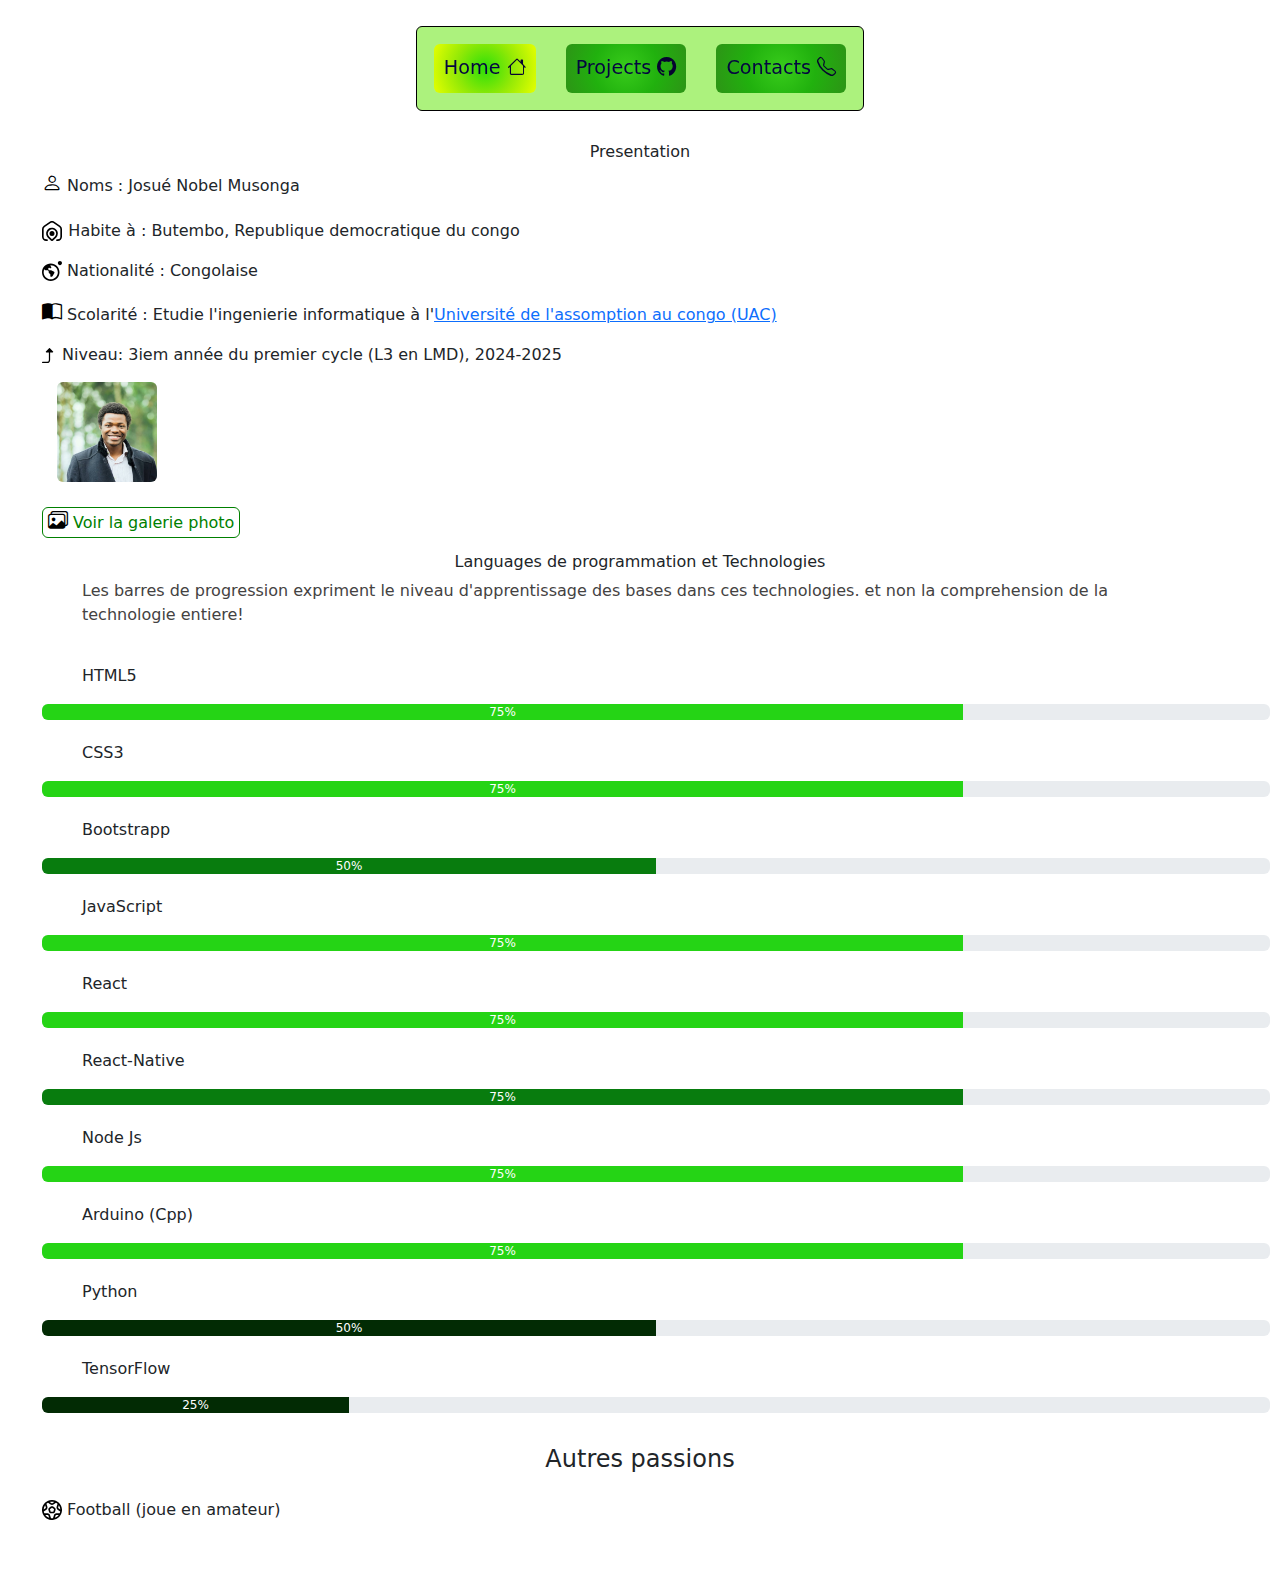
<file: index.html>
<!DOCTYPE html>
<html lang="en">
<head>
    <meta charset="UTF-8">
    <meta name="viewport" content="width=device-width, initial-scale=1.0">
    <title>Jo_Nobel</title>
    <link rel="stylesheet" href="./Assets/css/index.css">
    <link rel="stylesheet" href="./Assets/img/icons/font/bootstrap-icons.css">
    <link rel="stylesheet" href="./Assets/css/bootstrap.min.css">
    
</head>
<style>
  
   /* nav uac */
.divHeader{
margin-bottom: 15px;    
border: 1px solid black;
padding: 17px;
background-color: rgba(96, 230, 6, 0.521);
/* width: 100%; */
position: relative; 
 z-index: 2000 ;
}
.galerie{
    border: 0.4px solid green;
    padding: 5px;
    margin-bottom: 15px;
    color: green;
}
.imgFig .galerie :hover{
    color: rgb(10, 240, 2);
}
.imgV{
    margin-left: 15px;
}
</style>
<body>
    <div
    class="Homebody"
    >
    <div 
    
    class=" container-fluid  sticky-top">
        <header class=" d-flex flex-wrap  justify-content-center py-3 ">
          <ul class="nav nav-pill rounded divHeader">
            <li 
            id="activePage"
            class="nav-item activePage  rounded home"><a href="./index.html">
                Home
                <i class="bi bi-house"></i>
            </a></li>
            <li class=" nav-item  rounded project" ><a href="./Projects.html">Projects
                <i class="bi bi-github"></i>
            </a>
            
            </li>
            <li class="nav-item  rounded contact" ><a href="./contact.html">Contacts
                <i class="bi bi-telephone"></i>
            </a></li>
        </ul>
        </div>
    
    <div class=" cv">
            <div >
            <h6 style="text-align: center;" >Presentation</h6>
           
            <ul>
                
                <li> <i class="bi bi-person" width="200" height="200"></i> Noms : <span>Josué Nobel Musonga</span> </li>
                <li><i class="bi bi-" width="20" height="20">
                    <?xml version="1.0" encoding="UTF-8"?>
                    <svg xmlns="http://www.w3.org/2000/svg" id="Layer_1" data-name="Layer 1" viewBox="0 0 24 24" width="20" height="20"><path d="M24,9.724V19a5.006,5.006,0,0,1-5,5H18a1,1,0,0,1,0-2h1a3,3,0,0,0,3-3V9.724a3,3,0,0,0-1.322-2.487l-7-4.723a2.979,2.979,0,0,0-3.356,0l-7,4.723A3,3,0,0,0,2,9.724V19a3,3,0,0,0,3,3H6a1,1,0,0,1,0,2H5a5.006,5.006,0,0,1-5-5V9.724A4.993,4.993,0,0,1,2.2,5.579L9.2.855a4.981,4.981,0,0,1,5.594,0l7,4.724A5,5,0,0,1,24,9.724Zm-5,5.283a6.952,6.952,0,0,1-2.05,4.949l-3.515,3.438a2.063,2.063,0,0,1-2.87,0l-3.507-3.43A7,7,0,1,1,19,15.007Zm-2,0a5,5,0,1,0-8.536,3.535l3.5,3.422,3.58-3.43A4.958,4.958,0,0,0,17,15.007ZM15,15a3,3,0,1,1-3-3A3,3,0,0,1,15,15Z"/></svg>

                </i> Habite à : <span>Butembo, Republique democratique du congo</span></li>
                <li>
                    <?xml version="1.0" encoding="UTF-8"?>
                    <svg xmlns="http://www.w3.org/2000/svg" id="Layer_1" data-name="Layer 1" viewBox="0 0 24 24" width="20" height="20"><path d="m10.5,3C4.71,3,0,7.71,0,13.5s4.71,10.5,10.5,10.5,10.5-4.71,10.5-10.5S16.29,3,10.5,3Zm0,19c-4.687,0-8.5-3.813-8.5-8.5,0-1.328.306-2.586.852-3.707l.852.896c.189.198.451.311.725.311h2.181c.25,0,.489.099.666.276l.448.448c.177.177.276.416.276.666v.781c0,.53.211,1.039.586,1.414l1.138,1.138c.177.177.276.416.276.666v1.482c0,.623.505,1.128,1.128,1.128h.491c.413,0,.793-.226.99-.588l2.254-4.133c.239-.438.095-.985-.328-1.25l-3.05-1.726c-.318-.199-.685-.304-1.06-.304h-1.536c-.25,0-.489-.099-.666-.276l-.558-.558c-.368-.368-.368-.964,0-1.332l.354-.354c.287-.287.725-.358,1.087-.176l.786.393c.363.181.801.11,1.087-.176.306-.306.364-.78.142-1.151l-.82-1.366c-.185-.308-.179-.693.016-.995.001-.002.002-.004.004-.006.059-.001.119-.002.179-.002,4.687,0,8.5,3.813,8.5,8.5s-3.813,8.5-8.5,8.5ZM24,2.5c0,1.381-1.119,2.5-2.5,2.5s-2.5-1.119-2.5-2.5,1.119-2.5,2.5-2.5,2.5,1.119,2.5,2.5Z"/></svg>
                    Nationalité : <span>Congolaise</span></li>
                <li><i class="bi bi-book-half"></i> Scolarité : <span>Etudie l'ingenierie informatique à l'<a href="https://www.uaconline.edu.cd/">Université de l'assomption au congo (UAC)</a></span>
                <li>
                    <?xml version="1.0" encoding="UTF-8"?>
                    <svg xmlns="http://www.w3.org/2000/svg" id="arrow-circle-down" viewBox="0 0 24 24" width="15" height="15"><path d="M17.087,7H13V19a5.006,5.006,0,0,1-5,5H1a1,1,0,0,1,0-2H8a3,3,0,0,0,3-3V7H6.913a.924.924,0,0,1-.644-1.575L11.356.27a.9.9,0,0,1,1.288,0l5.087,5.155A.924.924,0,0,1,17.087,7Z"/></svg>

                    Niveau: 3iem année du premier cycle (L3 en LMD), 2024-2025</li>  
                </li>
                <li class="imgFig">      
                    <figure >                       
                      <img class="rounded imgV" width="100" height="100" src="./Assets/img/1729892320275-IMG-20240927-WA0237~2.jpg" alt="">
                    <figcaption>   
                      <br>
                        <a href="./MyPictures.html" class="rounded galerie" style=" text-decoration: none;">
                          <i class="bi bi-images"></i>
                          Voir la galerie photo</a>
                    </figcaption>
                    </figure>  
              </li>
            </ul>
            </div>
            <div>
                <h6 style="text-align: center;">
                    Languages de programmation et Technologies
                </h6>
                <div class="container">
                    <p style="color: rgb(68, 66, 66);">
                        Les barres de progression expriment le niveau d'apprentissage des bases dans ces technologies.
                        et non la comprehension de la technologie entiere!
                    </p>
                </div>
                <div  class="   py-3 ">
                <ul class=" Tech">
                    <li>
                        <i class="bi bi-"></i> HTML5
                    </li>
                    <div class="progress mb-3" role="progressbar" aria-label="success  with label" aria-valuenow="75" aria-valuemin="0" aria-valuemax="100">
                        <div class="progress-bar  w-75"
                        style="background-color: rgb(37, 212, 21);"
                        >75%</div>
                      </div>
                    <li>
                        <i class="bi bi-"></i>  CSS3
                    </li>
                    <div class="progress mb-3" role="progressbar" aria-label="success  with label" aria-valuenow="75" aria-valuemin="0" aria-valuemax="100">
                        <div class="progress-bar  w-75"
                        style="background-color: rgb(37, 212, 21);"
                        >75%</div>
                      </div>
                    <li>
                        <i class="bi bi-"></i> Bootstrapp
                    </li>
                        <div class="progress mb-3" role="progressbar" aria-label="Success  with label" aria-valuenow="50" aria-valuemin="0" aria-valuemax="100">
                            <div class="progress-bar w-50"
                            style="background-color: rgb(8, 124, 14);"
                            >50%</div>
                        </div>
                    <li>
                        <i class="bi bi-"></i> JavaScript
                    </li>
                    <div class="progress mb-3" role="progressbar" aria-label="Success  with label" aria-valuenow="75" aria-valuemin="0" aria-valuemax="100">
                        <div class="progress-bar w-75"
                        style="background-color: rgb(37, 212, 21);"
                        >75%</div>
                    </div>
                    <li>
                        <i class="bi bi-"></i> React
                    </li>
                    <div class="progress mb-3" role="progressbar" aria-label="Success  with label" aria-valuenow="75" aria-valuemin="0" aria-valuemax="100">
                        <div class="progress-bar w-75"
                        style="background-color: rgb(37, 212, 21);"
                        >75%</div>
                    </div>
                    <li>
                        <i class="bi bi-"></i> React-Native
                    </li>
                    <div class="progress mb-3" role="progressbar"aria-label="Success  with label" aria-valuenow="75" aria-valuemin="0" aria-valuemax="100">
                        <div class="progress-bar  w-75"
                        style="background-color: rgb(8, 124, 14);"
                        >75%</div>
                    </div>
                    <li>
                        <i class="bi bi-"></i> Node Js
                    </li>
                    <div class="progress mb-3" role="progressbar" aria-label="Success  with label" aria-valuenow="75" aria-valuemin="0" aria-valuemax="100">
                        <div class="progress-bar  w-75"
                        style="background-color: rgb(37, 212, 21);"
                        >75%</div>
                    </div>
                    <li>
                        <i class="bi bi-"></i> Arduino (Cpp)
                    </li>
                    <div class="progress mb-3" role="progressbar" aria-label="Success  with label" aria-valuenow="75" aria-valuemin="0" aria-valuemax="100">
                        <div class="progress-bar  w-75"
                        style="background-color: rgb(37, 212, 21);"
                        >75%</div>
                    </div>
                    <li>
                        <i class="bi bi-"></i> Python
                    </li>
                    <div class="progress mb-3" role="progressbar" aria-label="Success  with label" aria-valuenow="50" aria-valuemin="0" aria-valuemax="100">
                        <div class="progress-bar  w-50"
                        style="background-color: rgb(2, 43, 4);"
                        >50%</div>
                    </div>
                    <li>
                        <i class="bi bi-"></i> TensorFlow
                    </li>
                    <div class="progress mb-3" role="progressbar" aria-label="Success  with label" aria-valuenow="25" aria-valuemin="0" aria-valuemax="100">
                        <div class="progress-bar  w-25"
                        style="background-color: rgb(2, 43, 4);"
                        >25%</div>
                    </div>
                </ul>
            </div>
        </div>
            <h4
            style="text-align: center;"
            >Autres passions</h4>
            <ul class=" d-flex flex-wrap   py-3 ">
                <li
                style="margin-right: 40px;"
                > 
                        <?xml version="1.0" encoding="UTF-8"?>
                        <!-- Generator: Adobe Illustrator 25.0.0, SVG Export Plug-In . SVG Version: 6.00 Build 0)  -->
                        <svg xmlns="http://www.w3.org/2000/svg" xmlns:xlink="http://www.w3.org/1999/xlink" version="1.1" id="Layer_1" x="0px" y="0px" viewBox="0 0 512 512" style="enable-background:new 0 0 512 512;" xml:space="preserve" width="20" height="20">
                        <g>
                            <path d="M256.07-0.047C114.467-0.047-0.326,114.746-0.326,256.349S114.467,512.744,256.07,512.744s256.395-114.792,256.395-256.395   S397.673-0.047,256.07-0.047z M414.976,188.544l16.555-53.525c22.308,32.335,35.196,70.23,37.227,109.461l-45.696-32.192   C415.507,206.961,412.242,197.375,414.976,188.544z M311.467,50.197h-0.171l-42.667,31.061c-7.479,5.437-17.609,5.437-25.088,0   l-42.667-31.061C237.055,40.157,275.286,40.157,311.467,50.197z M80.469,135.04l16.555,53.504   c2.734,8.831-0.531,18.417-8.085,23.744L43.243,244.48C45.274,205.256,58.162,167.367,80.469,135.04z M85.483,383.659l58.603,0.192   c9.251,0.019,17.436,5.998,20.267,14.805l18.432,57.451C144.042,441.847,110.25,416.687,85.483,383.659z M329.237,456.107   L329.237,456.107L329.237,456.107L329.237,456.107l18.411-57.451c2.828-8.8,11.002-14.777,20.245-14.805l58.624-0.192   C401.763,416.691,367.977,441.852,329.237,456.107z M451.605,340.907l-83.84,0.277c-27.759,0.036-52.312,18.009-60.736,44.459   l-26.347,82.133c-16.39,2.077-32.976,2.077-49.365,0v0l-26.347-82.155c-8.434-26.449-32.996-44.413-60.757-44.437l-83.819-0.256   c-6.451-14.883-11.168-30.46-14.059-46.421l67.179-47.339c22.708-15.938,32.521-44.72,24.277-71.211l-24.213-78.336   c12.236-11.119,25.724-20.777,40.192-28.779l64.597,46.933c22.422,16.358,52.842,16.358,75.264,0l64.597-46.933   c14.465,8.007,27.952,17.664,40.192,28.779l-24.213,78.336c-8.243,26.49,1.569,55.272,24.277,71.211l67.179,47.339   C462.775,310.462,458.057,326.031,451.605,340.907z"/>
                            <path d="M328.235,196.779l-40.896-29.696c-18.669-13.632-44.009-13.632-62.677,0l-40.896,29.696   c-18.777,13.567-26.612,37.728-19.371,59.733l15.616,48.064c7.137,21.957,27.621,36.805,50.709,36.757h50.56   c23.111,0.002,43.594-14.882,50.731-36.864l15.595-48.064C354.802,234.432,346.971,210.327,328.235,196.779z M307.029,243.221   l-15.595,48.064c-1.425,4.403-5.527,7.384-10.155,7.381h-50.56c-4.62-0.006-8.71-2.986-10.133-7.381L204.971,243.2   c-1.437-4.403,0.132-9.23,3.883-11.947l40.875-29.653c3.74-2.718,8.805-2.718,12.544,0l40.896,29.696   C306.901,234.016,308.46,238.829,307.029,243.221z"/>
                        </g>
                        </svg>
                
                </i> Football (joue en amateur) </li> 
                </li>
            </ul>
            </div>
    </div>
</div>
</body>
<script src="./Assets/js/index.js"></script>
<script src="./Assets/js/bootstrap.min.js"></script>
</html>
</file>
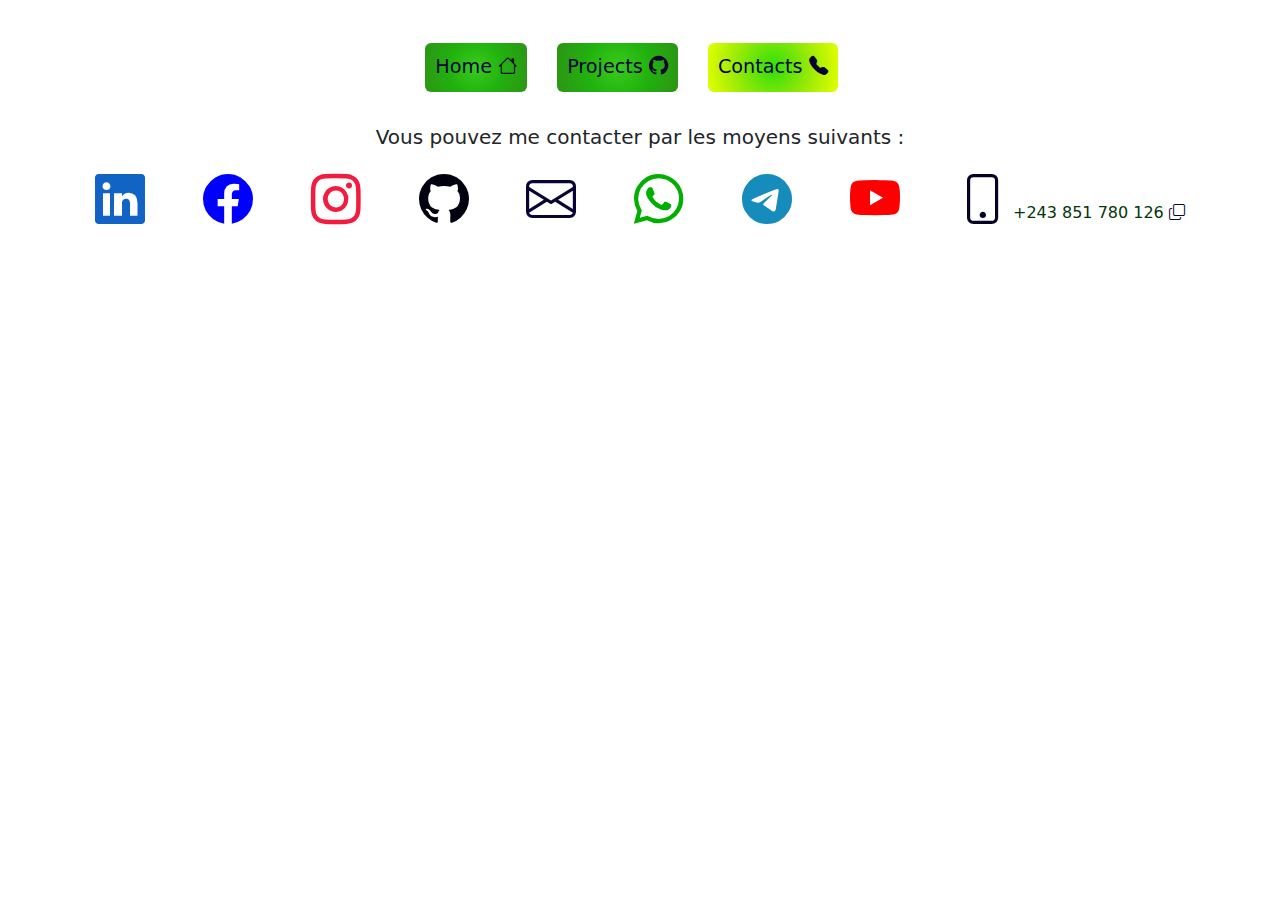
<file: contact.html>
<!DOCTYPE html>
<html lang="en">
<head>
    <meta charset="UTF-8">
    <meta name="viewport" content="width=device-width, initial-scale=1.0">
    <title>Contacts</title>
    <link rel="stylesheet" href="./Assets/css/index.css">
    <link rel="stylesheet" href="./Assets/img/icons/font/bootstrap-icons.css">
    <link rel="stylesheet" href="./Assets/css/bootstrap.min.css">
    <script src="./Assets/js/preference.js"></script>
    <!-- Google tag (gtag.js) -->
    <script async src="https://www.googletagmanager.com/gtag/js?id=G-6M1JDYTQ2X"></script>
    <script>
      window.dataLayer = window.dataLayer || [];
      function gtag(){dataLayer.push(arguments);}
      gtag('js', new Date());

      gtag('config', 'G-6M1JDYTQ2X');
    </script>
</head>
<script src="./Assets/js/preference.js"></script>
<style>
.social-media i{
    font-size: 50px;
    color: rgb(9, 4, 54);
}
</style>
<body>
    <div 
    
    class=" container-fluid  sticky-top">
        <header class=" d-flex flex-wrap  justify-content-center py-3 ">
          <ul class="nav nav-pill rounded divHeader">
            <li 
            
            class="nav-item  rounded home"><a href="./index.html">
              <span>Home</span>
                <i class="bi bi-house"></i>
            </a></li>
            <li class=" nav-item  rounded project" ><a href="./Projects.html">
              <span>Projects</span>
                <i class="bi bi-github"></i>
            </a>
            
            </li>
            <li class="nav-item  rounded contact" 
            id="activePage"
            ><a href="./contact.html">
              <span>Contacts</span>
                <i class="bi bi-telephone-fill"></i>
            </a></li>
        </ul>
        </div>

        <div>
            <div class="container">  
                <h5 class="title"
                style="text-align:center"
                > Vous pouvez me contacter par les moyens suivants :</h5>   
                <div class="social-media d-flex flex-wrap"
                    style="justify-content: space-between;"
                >  
                  <a class="btn btn-link" href="https://www.linkedin.com/in/jonobel-musonga-4380ba339?trk=contact/" target="_blank">  
                    <i style="color: rgb(17, 100, 196);" class="bi bi-linkedin "></i>  
                      
                  </a>    
                  <a class="btn btn-link" href="https://www.facebook.com/JosueNobel" target="_blank">  
                    <i style="color: blue;" class="bi bi-facebook "></i>  
                      
                  </a>  
                  <a class="btn btn-link" href="https://www.instagram.com/jonobel" target="_blank">  
                    <i style="color: rgb(243, 28, 64);" class="bi bi-instagram "></i>  
                      
                  </a>  
                  <a class="btn btn-link" href="https://www.github.com/I-Am-Nobel" target="_blank">  
                    <i style="color: rgb(0, 0, 14);" class="bi bi-github "></i>  
                      
                  </a>  
                  <a class="btn btn-link" href="mailto:jonobelmusonga@gmail.com">  
                    <i class="bi bi-envelope "></i>  
                      
                  </a>   
                  <a class="btn btn-link" href="https://wa.me/+243851780126" target="_blank">  
                    <i style="color: rgb(0, 175, 0);" class="bi bi-whatsapp "></i>  
                      
                  </a>  
                  <a class="btn btn-link" href="https://t.me/JO_NOBEL" target="_blank">  
                    <i style="color: rgb(21, 140, 187);" class="bi bi-telegram "></i>  
                      
                  </a> 
                  <a class="btn btn-link" href="https://youtube.com/@jo_nobel?si=ChE9roMf79LwP_r1" target="_blank">  
                    <i style="color: red;" class="bi bi-youtube "></i>  
                      
                  </a> 
                  <div class="btn btn-link "
                  style="text-decoration: none; font-size: medium;color: rgb(4, 54, 8);;"
                  > 
                    <i class="bi bi-phone "
                    style="color: rgb(5, 2, 39);"
                    ></i>
                    <small id="number" value="+243 851 780 126" style="font-size: medium;">+243 851 780 126</small>  
                    <i id="copy" class="bi bi-copy " style="font-size: medium;"
                    
                    ></i>  
                      <small id="copier" style="color: rgb(4, 54, 8); font-size: medium; display: none;">Copié</small>
                </div>  
                </div>  
              </div>  
        </div>
        <script>
            function copierTexte(texte) {  
                        const input = document.createElement('textarea');  
                        input.value = texte;  
                        document.body.appendChild(input);  
                        input.select();  
                        document.execCommand('copy');  
                        document.body.removeChild(input);  
                }
            const number=document.getElementById('copy')
            number.addEventListener('click',()=>{
                const num =document.getElementById('number')
                copierTexte(num.getAttribute('value'))
                const copier = document.getElementById('copier')
                copier.style.display='inline-block'
                setTimeout(() => {
                    copier.style.display='none'
                }, 2000);

            })
        </script>
</body>
</html>
</file>
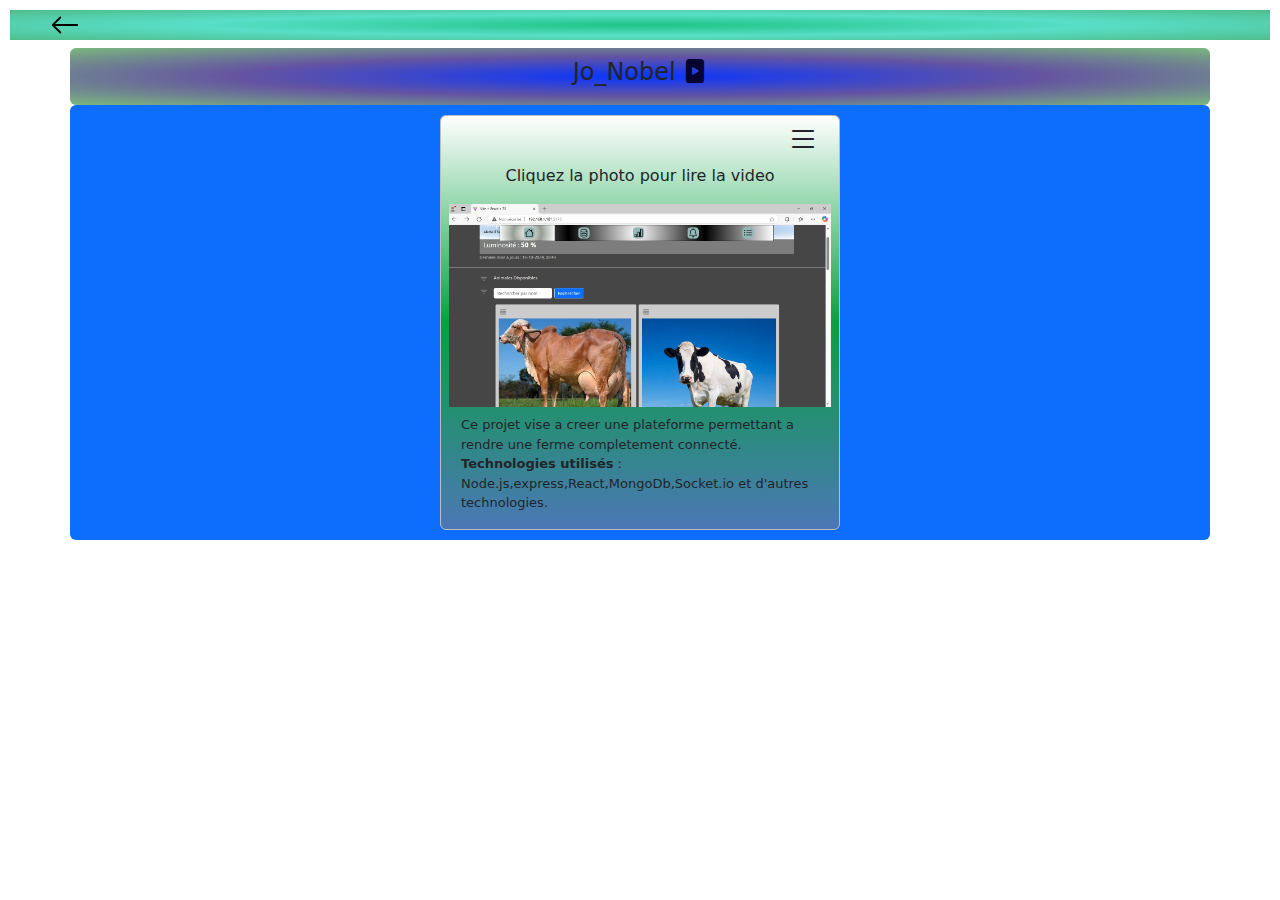
<file: LectureVideo.html>
<!DOCTYPE html>
<html lang="en">
<head>
    <meta charset="UTF-8">
    <meta name="viewport" content="width=device-width, initial-scale=1.0">
    <title>Projet</title>
    <link rel="stylesheet" href="./Assets/css/index.css">
    <link rel="stylesheet" href="./Assets/img/icons/font/bootstrap-icons.css">
    <link rel="stylesheet" href="./Assets/css/bootstrap.min.css">
</head>
<style>
    .dwn{
        justify-content: space-between;
    }
    .vid-parent{
       max-width: 400px;
       max-height: 420px;
        border: 0.2px solid #bebdbd;
        margin: 10px;
        /* display: flex; */
        justify-content: center;
        /* background-color: 'red'; */
    }
    .vid{
        width: 100%;
       max-height: 400px;
    }
    .dlwdPic :hover{
        color: blue;
        cursor: pointer;
    }
    @media (max-width:527px) {
        .vid-parent{
        max-width:100% ;
        height: auto;
        background-color: #c6db09;
        margin-top: 10px;
    }
}
    @media (max-width:430px) {
        .vid-parent{
        max-width:290px ;
        height: auto;
        background-color: #c6db09;
        margin-top: 10px;
    } }
    @media (max-width:314px) {
        .vid-parent{
        max-width:240px ;
        height: auto;
        background-color: #c6db09;
        margin-top: 10px;
    }

}
</style>
<body>
    
    <div class="MainDiv sticky-top  d-flex"
    style=" width: 100%;
  background: radial-gradient(ellipse,rgb(31, 196, 133),#37d8bdd5,#3eb67ee8);        
   ">
  
       <img class="GoBack" 
       style="margin-left: 40px;"
       src="Assets\img\icons\arrow-left.svg" width="30" alt="">
       
   </div> 

   <div class="mt-2 rounded container d-flex flex-wrap bg-primary justify-content-center"
   style="  background: radial-gradient(ellipse,#0408ff8e,#fc27015d,#e6ff0281);"
   >
   <div class="" style="width: 100%; padding-top: 10px; padding-bottom: 10px;">
       <h4 style="text-align: center;" >Jo_Nobel <i class="bi bi-file-play-fill"></i> </h4>
   </div>
    </div>
    <div class="Videos rounded container d-flex flex-wrap bg-primary justify-content-center">
        <div></div>

    </div>
</body>

<script>
    const Mypic = [  
    {  
        ImgSrc: './Assets/img/projets/Nobel_s_Project_Connected_Farm.png',  
        Legend: 'Ce projet vise a creer une plateforme permettant a rendre une ferme completement connecté. <br> <span style="font-weight:bold">Technologies utilisés</span> : Node.js,express,React,MongoDb,Socket.io et d\'autres technologies.',
        VidSrc: './Assets/Videos/FermeConnecté.mp4',  
        ZipVidSrc:'./Assets/FichiersZip/ProjetFermeConnecté_By_Nobel.rar',
        ViewVid:'./Video.html'
    }
];  

Mypic.forEach((img, indx) => {  
    const imgBoucle = document.createElement("div");  
    imgBoucle.innerHTML = `  
        
        <div  class="vid-parent  rounded px-2 "  
            style="background: linear-gradient(#fff,#05b105c4,#7e7e7e8e);">  
            <div class="container d-flex flex-wrap justify-content-space-between rounded-top dwn">  
                <p>
                </p>
                <i style="cursor: pointer;" class="OpenDwn bi bi-list fs-2 text-dark"></i>  
            </div>  

            <div class="DownloadMenu container   rounded dlwn"  
                style="display: none; background-color:#ccc">  
                <div class="DownloadVid dlwdPic d-flex"> <i class="bi bi-download"></i>  <i class="bi bi-file-play"></i> <p style="margin-left: 10px;">Telecharger Video</p></div>  
                <div class="DownloadZip dlwdPic d-flex"> <i class="bi bi-download"></i>  <i class="bi bi-file-zip"></i> <p style="margin-left: 10px;">Telecharger video compressé</p></div> 
            </div> 
            <p
            style="text-align:center"
            >Cliquez la photo pour lire la video</p> 
            <div
            class=' justify-content-center d-flex'
            >  
            
            <a href=${img.ViewVid}>
                <img class="vid img-fluid " src="${img.ImgSrc}" alt="">  
            </a>  
            </div> 
            <div>  
                    <div class="container d-flex flex-wrap text-dark mt-2">  
                        
                        <p class="msi-2" style="font-size: small;">${img.Legend}</p>  
                    </div>  
                </div>   
        </div>  
    `;  

    const imgParent = document.querySelector('.Videos');  
    imgParent.appendChild(imgBoucle);  

    const openDwn = imgBoucle.querySelector('.OpenDwn');  
    openDwn.addEventListener('click', () => {  
        const downloadMenu = imgBoucle.querySelector('.DownloadMenu');  
        downloadMenu.style.display == 'block' ? downloadMenu.style.display = 'none' : downloadMenu.style.display = 'block';  
    });  

    const DownloadVid = imgBoucle.querySelector('.DownloadVid'); 

    if (DownloadVid){
    DownloadVid.addEventListener('click', () => {  
        const link = document.createElement('a');    
        link.href = img.VidSrc;  
        link.download = img.VidSrc.split('/').pop();  
        link.click(); 
        const openDwn = imgBoucle.querySelector('.OpenDwn');
        openDwn.click() 
    }); 
    } 
     const downloadZip = imgBoucle.querySelector('.DownloadZip');  
    if (downloadZip){
    downloadZip.addEventListener('click', () => {  
        const link = document.createElement('a');  
        link.href =img.ZipVidSrc;  
        link.download = img.ZipVidSrc.split('/').pop();  
        link.click();  
        const openDwn = imgBoucle.querySelector('.OpenDwn');
        openDwn.click()
    }); 
    } 
});  



    const GoBack = document.querySelector('.GoBack');  
    GoBack.addEventListener('click', () => {  
    window.history.back()  
}); 
</script>
</html>
</file>
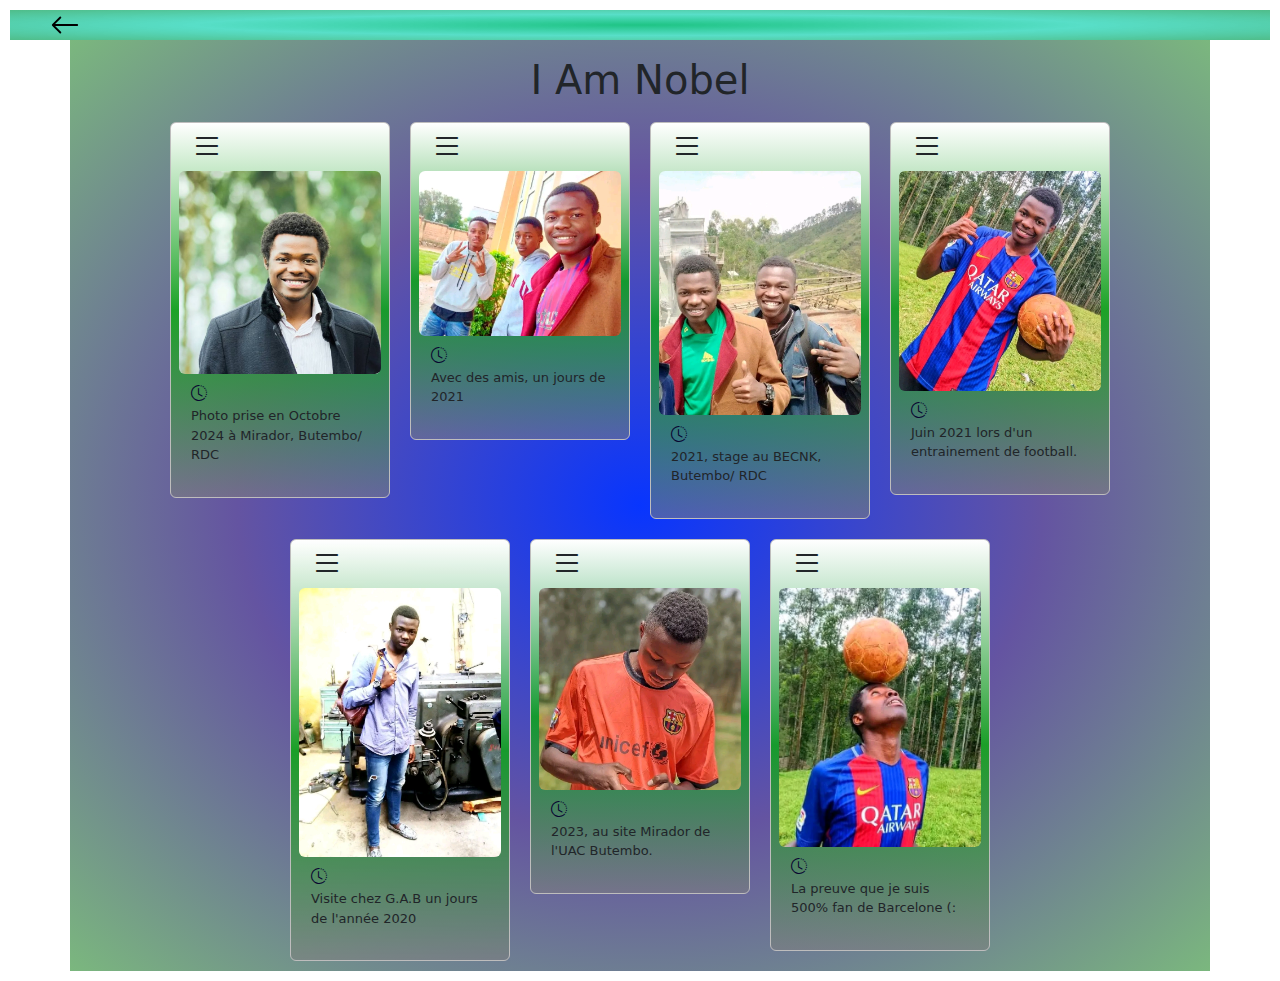
<file: MyPictures.html>
<!DOCTYPE html>
<html lang="en">
<head>
    <meta charset="UTF-8">
    <meta name="viewport" content="width=device-width, initial-scale=1.0">
    <title>profil picture</title>
    <link rel="stylesheet" href="./Assets/css/index.css">
    <link rel="stylesheet" href="./Assets/img/icons/font/bootstrap-icons.css">
    <link rel="stylesheet" href="./Assets/css/bootstrap.min.css">
</head>
<style>
    .dwn{
        justify-content: space-between;
    }
    .img-parent{
       max-width: 220px;
        border: 0.2px solid #bebdbd;
        margin: 10px;
    }
    .dlwdPic :hover{
        color: blue;
        cursor: pointer;
    }
    @media (max-width:527px) {
    .img-parent{
        max-width:100% ;
        background-color: #c6db09;
    }

}
</style>

<body>
    <div class="MainDiv sticky-top  d-flex"
             style=" width: 100%;
           background: radial-gradient(ellipse,rgb(31, 196, 133),#37d8bdd5,#3eb67ee8);        
            ">
                <!-- <i 
                style="font-size: xx-large;"
                class="bi bi-arrow-left fs-6"></i> -->
                <img class="GoBack" 
                style="margin-left: 40px;"
                src="Assets\img\icons\arrow-left.svg" width="30" alt="">
                
            </div> 
    
            <div class="container d-flex flex-wrap bg-primary justify-content-center"
            style="  background: radial-gradient(ellipse,#0408ff8e,#fc27015d,#e6ff0281);"
            >
            <div style="width: 100%;">
                <h1 style="text-align: center;" class="mt-3">I Am Nobel</h1>
            </div>
                <!--  -->
                
              
              <!-- FIN -->
              
    </div>
    <script>
        
       // Liste des proprietés  
const Mypic = [  
    {  
        ImgSrc: './Assets/img/1729892320275-IMG-20240927-WA0237~2.jpg',  
        Legend: 'Photo prise en Octobre 2024 à Mirador, Butembo/ RDC'  
    },  
    {  
        ImgSrc: 'Assets/img/1731710610273.jpg',  
        Legend: 'Avec des amis, un jours de 2021'  
    },  
    {  
        ImgSrc: './Assets/img/1731710653487.jpg',  
        Legend: '2021, stage au BECNK, Butembo/ RDC'  
    },  
    {  
        ImgSrc: 'Assets/img/1731710556692.jpg',  
        Legend: "Juin 2021 lors d'un entrainement de football."  
    },  
    {  
        ImgSrc: 'Assets/img/1731710804208.jpg',  
        Legend: "Visite chez G.A.B un jours de l'année 2020"  
    },  
    {  
        ImgSrc: 'Assets/img/1731710896512.jpg',  
        Legend: "2023, au site Mirador de l'UAC Butembo."  
    },  
    {  
        ImgSrc: 'Assets/img/1731710908457.jpg',  
        Legend: 'La preuve que je suis 500% fan de Barcelone (:'  
    }  
];  

Mypic.forEach((img, indx) => {  
    const imgBoucle = document.createElement("div");  
    imgBoucle.innerHTML = `  
        
        <div class="img-parent rounded px-2"  
            style="background: linear-gradient(#fff,#05b105c4,#7e7e7e8e);">  
            <div class="container d-flex flex-wrap rounded-top dwn">  
                <i style="cursor: pointer;" class="OpenDwn bi bi-list fs-2 text-dark"></i>  
            </div>  

            <div class="DownloadMenu container   flex-wrap rounded-top dlwn"  
                style="display: none;">  
                <div class="DownloadPic dlwdPic d-flex"> <i class="bi bi-download"></i> <p style="margin-left: 10px;">Telecharger la photo</p></div>  
            </div>  
            <figure>  
                <img class="img-fluid rounded" src="${img.ImgSrc}" alt="">  
                <figcaption>  
                    <div class="container d-flex flex-wrap text-dark mt-2">  
                        <i class="bi bi-clock-history fs-6"></i> <br>
                        <p class="msi-2" style="font-size: small;">${img.Legend}</p>  
                    </div>  
                </figcaption>  
            </figure>  
        </div>  
    `;  

    const imgParent = document.querySelector('.container');  
    imgParent.appendChild(imgBoucle);  

    const openDwn = imgBoucle.querySelector('.OpenDwn');  
    openDwn.addEventListener('click', () => {  
        const downloadMenu = imgBoucle.querySelector('.DownloadMenu');  
        downloadMenu.style.display == 'flex' ? downloadMenu.style.display = 'none' : downloadMenu.style.display = 'flex';  
    });  

    const downloadPic = imgBoucle.querySelector('.DownloadPic');  
    downloadPic.addEventListener('click', () => {  
        const link = document.createElement('a');  
        const pic = imgBoucle.querySelector('img');  
        link.href = pic.src;  
        link.download = img.ImgSrc.split('/').pop();  
        link.click();  
    });  
});  

const GoBack = document.querySelector('.GoBack');  
GoBack.addEventListener('click', () => {  
    window.history.back()  
});    </script>
</body>

</html>
</file>
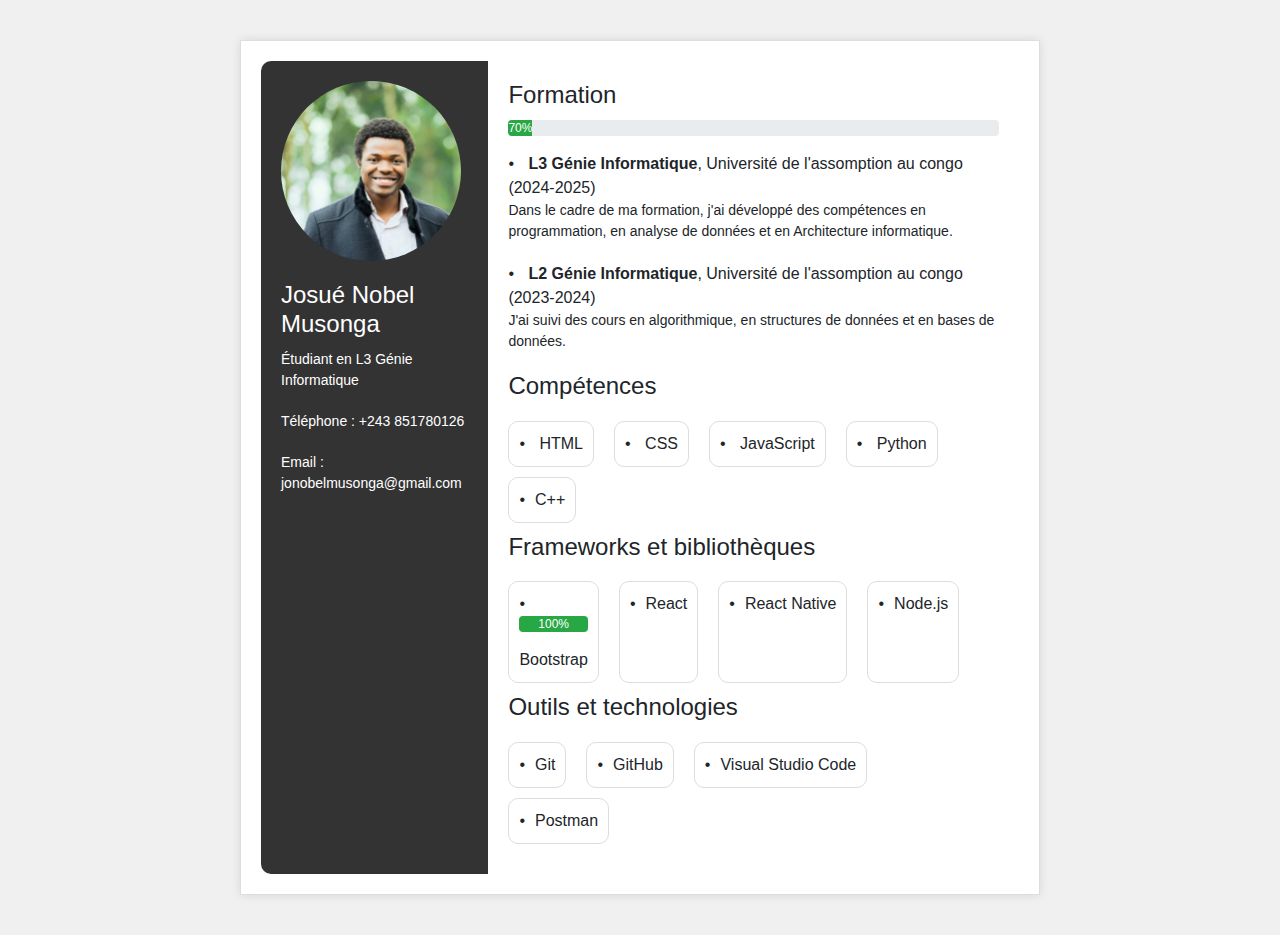
<file: notes.html>
<!DOCTYPE html>  
<html lang="fr">  
<head>  
    <meta charset="UTF-8">  
    <meta name="viewport" content="width=device-width, initial-scale=1.0">  
    <title>CV Josué Nobel Musonga</title>  
    <link rel="stylesheet" href="https://maxcdn.bootstrapcdn.com/bootstrap/4.0.0/css/bootstrap.min.css">  
    <!-- Google tag (gtag.js) -->
    <script async src="https://www.googletagmanager.com/gtag/js?id=G-6M1JDYTQ2X"></script>
    <script>
    window.dataLayer = window.dataLayer || [];
    function gtag(){dataLayer.push(arguments);}
    gtag('js', new Date());

    gtag('config', 'G-6M1JDYTQ2X');
    </script>
    <style>  
        body {  
            font-family: Arial, sans-serif;  
            margin: 0;  
            padding: 0;  
            background-color: #f0f0f0;  
        }  
        .container {  
            max-width: 800px;  
            margin: 40px auto;  
            background-color: #fff;  
            padding: 20px;  
            border: 1px solid #ddd;  
            box-shadow: 0 0 10px rgba(0,0,0,0.1);  
        }  
        .cv {  
            display: flex;  
            flex-wrap: wrap;  
            justify-content: space-around;  
        }  
        .cv .profile {  
            width: 30%;  
            padding: 20px;  
            background-color: #333;  
            color: #fff;  
            border-radius: 10px 0 0 10px;  
        }  
        .cv .profile img {  
            width: 100%;  
            height: 150px;  
            object-fit: cover;  
            border-radius: 50%;  
            margin-bottom: 20px;  
        }  
        .cv .profile h1 {  
            font-size: 24px;  
            margin-bottom: 10px;  
        }  
        .cv .profile p {  
            font-size: 14px;  
            margin-bottom: 20px;  
        }  
        .cv .content {  
            width: 70%;  
            padding: 20px;  
        }  
        .cv .content h2 {  
            font-size: 24px;  
            margin-bottom: 10px;  
        }  
        .cv .content p {  
            font-size: 14px;  
            margin-bottom: 20px;  
        }  
        .cv .content ul {  
            list-style: none;  
            padding: 0;  
            margin: 0;  
        }  
        .cv .content ul li {  
            margin-bottom: 10px;  
        }  
        .cv .content ul li::before {  
            content: "\2022";  
            font-size: 16px;  
            margin-right: 10px;  
        }  
        .cv .skills {  
            margin-top: 20px;  
        }  
        .cv .skills ul {  
            list-style: none;  
            padding: 0;  
            margin: 0;  
            display: flex;  
            flex-wrap: wrap;  
        }  
        .cv .skills ul li {  
            margin-right: 20px;  
            padding: 10px;  
            border: 1px solid #ddd;  
            border-radius: 10px;  
        }  
    </style>  
</head>  
<body>  
    <div class="container">  
        <div class="cv">  
            <div class="profile">  
                <img 
                style="width: 180px; height: 180px;"
                class="rounded-circle" src="1729892320275-IMG-20240927-WA0237~2.jpg" alt="Photo de profil">  
                <h1>Josué Nobel Musonga</h1>  
                <p>Étudiant en L3 Génie Informatique</p>  
                <!-- <p>Adresse : 123 Rue de la République, 75001 Paris</p>   -->
                <p>Téléphone : +243 851780126</p>  
                <p>Email : jonobelmusonga@gmail.com</p>  
            </div>  
            <div class="content">  
                <h2>Formation</h2>  
                <ul>  
                    <div class="progress mb-3" role="progressbar" aria-label="Success example with label" aria-valuenow="70" aria-valuemin="0" aria-valuemax="100">
                        <div class="progress-bar bg-success w-70">70%</div>
                      </div>
                    <li>  
                        <strong>L3 Génie Informatique</strong>, Université de l'assomption au congo (2024-2025)  
                        <p>Dans le cadre de ma formation, j'ai développé des compétences en programmation, en analyse de données et en Architecture informatique.</p>  
                    </li>  
                    <li>  
                        <strong>L2 Génie Informatique</strong>, Université de l'assomption au congo (2023-2024)  
                        <p>J'ai suivi des cours en algorithmique, en structures de données et en bases de données.</p>  
                    </li>  
                </ul>  
                <h2>Compétences</h2>  
                <div class="skills">  
                    <ul
                   
                    >  
                        <li>
                            <i></i>
                            HTML</li>  
                        <li>
                            <i></i>
                            CSS</li>  
                        <li>
                            <i></i>
                            JavaScript</li>  
                        <li>
                            <i></i>
                            Python</li>  
                        <li>C++</li>  
                    </ul>  
                </div>  
                <h2>Frameworks et bibliothèques</h2>  
                <div class="skills">  
                    <ul>  
                        <i></i>
                        <li>
                            <div class="progress mb-3" role="progressbar" aria-label="Success example with label" aria-valuenow="100" aria-valuemin="0" aria-valuemax="100">
                                <div class="progress-bar bg-success w-100">100%</div>
                              </div>
                            Bootstrap</li> 
                        <i></i> 
                        <li>React</li> 
                        <i></i> 
                        <li>React Native</li> 
                        <i></i>
                        <li>Node.js</li>   
                    </ul>  
                </div>  
                <h2>Outils et technologies</h2>  
                <div class="skills">  
                    <ul>  
                        <li>Git</li>  
                        <li>GitHub</li>  
                        <li>Visual Studio Code</li>  
                        <li>Postman</li>  
                    </ul>  
                </div>  
            </div>  
        </div>  
    </div>  
    <script>  
        // Code JavaScript   https://i-am-nobel.github.io/GenieInfo/
        console.log("Bonjour, je suis Josué Nobel Musonga !");  
    </script>  
</body>  
</html>
</file>
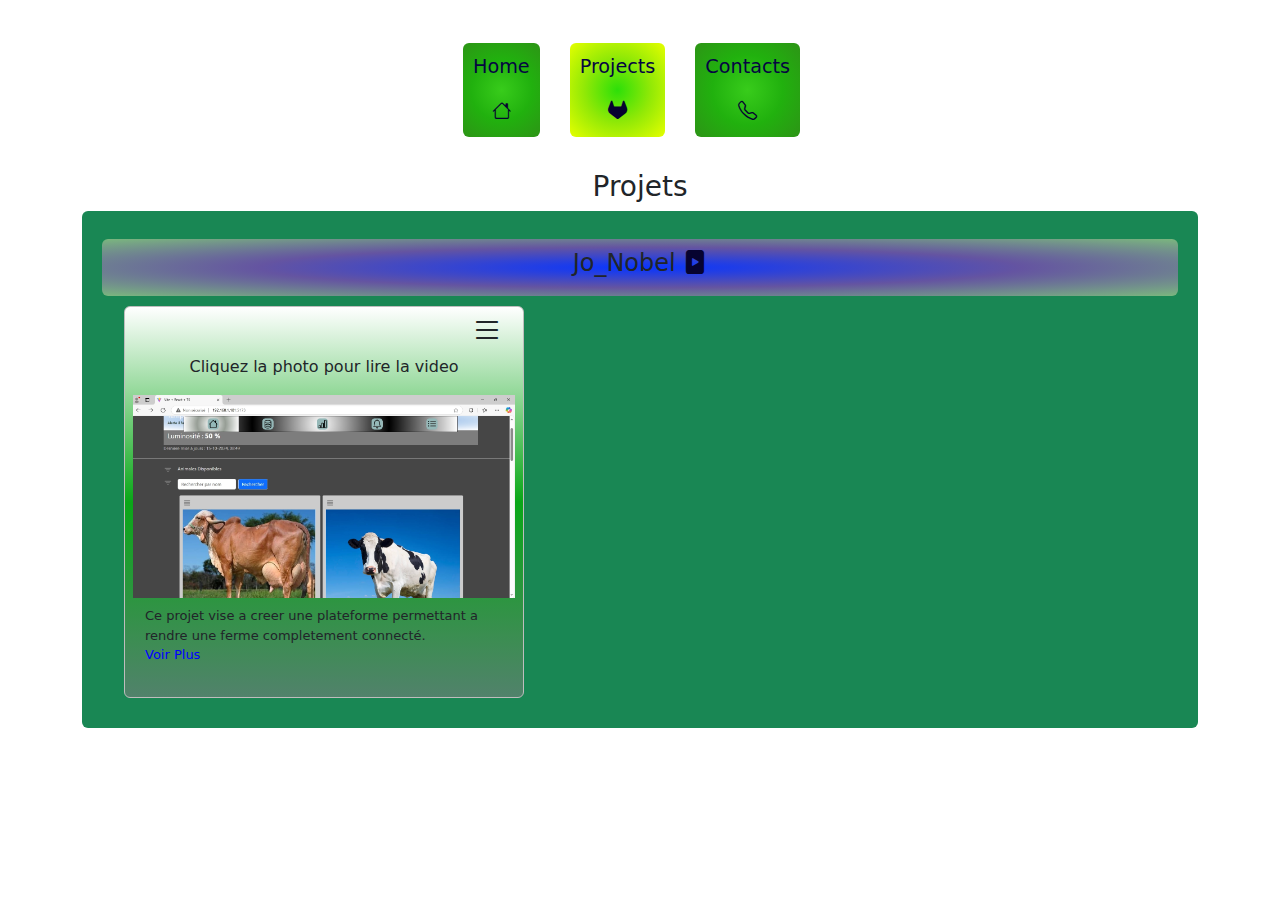
<file: Projects.html>
<!DOCTYPE html>
<html lang="en">
<head>
    <meta charset="UTF-8">
    <meta name="viewport" content="width=device-width, initial-scale=1.0">
    <title>Projects</title>
    <link rel="stylesheet" href="./Assets/css/index.css">
    <link rel="stylesheet" href="./Assets/img/icons/font/bootstrap-icons.css">
    <link rel="stylesheet" href="./Assets/css/bootstrap.min.css">
    
</head>
<style>

</style>
<style>
    .dwn{
        justify-content: space-between;
    }
    .vid-parent{
       max-width: 400px;
       max-height: 520px;
        border: 0.2px solid #bebdbd;
        margin: 10px;
        /* display: flex; */
        justify-content: center;
        /* background-color: 'red'; */
    }
    .vid{
        width: 100%;
       max-height: 400px;
    }
    .dlwdPic :hover{
        color: #0c3;
        cursor: pointer;
    }
    @media (max-width:527px) {
        .vid-parent{
        max-width:100% ;
        height: auto;
        background-color: #c6db09;
        margin-top: 10px;
    }
}
    @media (max-width:430px) {
        .vid-parent{
        max-width:290px ;
        height: auto;
        background-color: #c6db09;
        margin-top: 10px;
    } }
    @media (max-width:994px) {
        .Videos{
        justify-content: center;
    } }
    @media (max-width:314px) {
        .vid-parent{
        max-width:240px ;
        height: auto;
        background-color: #c6db09;
        margin-top: 10px;
    }

}
</style>
<body>
    <div 
    
    class=" container-fluid  sticky-top">
        <header class=" d-flex flex-wrap  justify-content-center py-3 ">
          <ul class="nav nav-pill rounded divHeader">
            <li 
            
            class="nav-item  rounded home"><a href="./index.html">
                <p>Home</p>
                <i class="bi bi-house"></i>
            </a></li>
            <li class=" nav-item  rounded project"
            id="activePage"
            ><a href="./Projects.html">
                <p>Projects</p>
                <i class="bi bi-gitlab"></i>
            </a>
            
            </li>
            <li class="nav-item  rounded contact" ><a href="./contact.html">
                <p>Contacts</p>
                <i class="bi bi-telephone"></i>
            </a></li>
        </ul>
        </div>
        <div
        class="container"
        >
            <h3 style="text-align:center">Projets</h3>
            <div
            style="
        padding: 20px;
            height: 800 px;
           "
        class="rounded container bg-success"
            > 

   <div class="mt-2 rounded container d-flex flex-wrap bg-primary justify-content-center"
   style="  background: radial-gradient(ellipse,#0408ff8e,#fc27015d,#e6ff0281);"
   >
   <div class="" style="width: 100%; padding-top: 10px; padding-bottom: 10px;">
       <h4 style="text-align: center;" >Jo_Nobel <i class="bi bi-file-play-fill"></i> </h4>
   </div>
    </div>
    <div class="Videos rounded container d-flex flex-wrap  ">
        <div></div>

    </div>
</body>

<script>
    const Mypic = [  
    {  
        ImgSrc: './Assets/img/projets/Nobel_s_Project_Connected_Farm.png',  
        Legend: 'Ce projet vise a creer une plateforme permettant a rendre une ferme completement connecté. <br> <span style="font-weight:bold">Technologies utilisés</span> : Node.js,express,React,MongoDb,Socket.io et d\'autres technologies.<br> <span style="font-weight:bold">Langages utilisés</span> : HTML,CSS,JAVASCRIPT,TYPESCRIPT et PYTHON',
        ShowLegend:()=>{return Mypic[0].Legend.length>100? ` ${Mypic[0].Legend.substring(0,100)} ...Voir Plus`:Mypic[0].Legend},
        VidSrc: './Assets/Videos/FermeConnecté.mp4',  
        ZipVidSrc:'./Assets/FichiersZip/ProjetFermeConnecté_By_Nobel.rar',
        ViewVid:'./Video.html',
        urlVid:"./Videos.html/'./Assets/Videos/FermeConnecté.mp4'"
    }
];  
console.log(Mypic[0].ShowLegend())
Mypic.forEach((img, indx) => {  
    const imgBoucle = document.createElement("div");  
    imgBoucle.innerHTML = `  
        
        <div  class="vid-parent  rounded px-2 "  
            style="background: linear-gradient(#fff,#05b105c4,#7e7e7e8e);">  
            <div class="container d-flex flex-wrap justify-content-space-between rounded-top dwn">  
                <p>
                </p>
                <i style="cursor: pointer;" class="OpenDwn bi bi-list fs-2 text-dark"></i>  
            </div>  

            <div class="DownloadMenu container bg-success  rounded dlwn"  
                style="display: none;padding:'5px'">  
                <div  class="DownloadVid dlwdPic d-flex"> <i style='color:#fff;' class="bi bi-download"></i>  <i style='color:#fff;' class="bi bi-file-play"></i> <p style="color:#fff; margin-left: 10px;"> video</p></div>  
                <div class="DownloadZip dlwdPic d-flex"> <i style='color:#fff;' class="bi bi-download"></i>  <i style='color:#fff;' class="bi bi-file-zip"></i> <p style="color:#fff;margin-left: 10px;"> video compressé</p></div> 
            </div> 
            <p
            style="text-align:center"
            >Cliquez la photo pour lire la video</p> 
            <div
            class=' justify-content-center d-flex'
            >  
            
            <a href=${img.ViewVid}?src='${img.VidSrc}'&&preview='${img.ImgSrc}''>
                <img class="vid img-fluid " src="${img.ImgSrc}" alt="">  
            </a>  
            </div> 
            <div>  
                    <div class="container d-flex flex-wrap text-dark mt-2">  
                        
                        <p class="voirOpt msi-2" style="font-size: small;">
                            ${(()=>{return img.Legend.length>100? ` ${img.Legend.substring(0,100)} <p style='font-size: small;color:blue' class='voirPlus'>Voir Plus</p>`:img.Legend})()}  

                        </p>  
                        <p class="voirtout msi-2"  style='display:none;font-size: small;' >
                            ${img.Legend} <p class='voirMoins' style='display:none;font-size: small;color:blue;'>Voir moins</p>
                        </p>  
                    </div>  
                </div>   
        </div>  
    `;  
    

    const imgParent = document.querySelector('.Videos');  
    imgParent.appendChild(imgBoucle);  

    const openDwn = imgBoucle.querySelector('.OpenDwn');  
    openDwn.addEventListener('click', () => {  
        const downloadMenu = imgBoucle.querySelector('.DownloadMenu');  
        downloadMenu.style.display == 'block' ? downloadMenu.style.display = 'none' : downloadMenu.style.display = 'block';  
    });  

    const DownloadVid = imgBoucle.querySelector('.DownloadVid'); 

    if (DownloadVid){
    DownloadVid.addEventListener('click', () => {  
        const link = document.createElement('a');    
        link.href = img.VidSrc;  
        link.download = img.VidSrc.split('/').pop();  
        link.click(); 
        const openDwn = imgBoucle.querySelector('.OpenDwn');
        openDwn.click() 
    }); 
    } 
     const downloadZip = imgBoucle.querySelector('.DownloadZip');  
    if (downloadZip){
    downloadZip.addEventListener('click', () => {  
        const link = document.createElement('a');  
        link.href =img.ZipVidSrc;  
        link.download = img.ZipVidSrc.split('/').pop();  
        link.click();  
        const openDwn = imgBoucle.querySelector('.OpenDwn');
        openDwn.click()
    }); 
    } 

    const voirPlus=document.querySelector('.voirPlus')
    const voirOpt=document.querySelector('.voirOpt')
    console.log(voirOpt)
    if(voirPlus){
        voirPlus.addEventListener('click',()=>{
            const voirtout=document.querySelector('.voirtout')
            const voirOpt=document.querySelector('.voirOpt')
            const voirMoins=document.querySelector('.voirMoins')
            voirtout.style.display='block'
            voirMoins.style.display='block'
            voirOpt.style.display='none'
            voirPlus.style.display='none'
        })
    }
    const voirMoins=document.querySelector('.voirMoins')
    if(voirMoins){
        voirMoins.addEventListener('click',()=>{
            const voirtout=document.querySelector('.voirtout')
            const voirOpt=document.querySelector('.voirOpt')
            const voirPlus=document.querySelector('.voirPlus')
            voirPlus.style.display='block'
            voirtout.style.display='none'
            voirMoins.style.display='none'
            voirOpt.style.display='block'
        })
    }
});  

</script>
</html>
<!-- https://i-am-nobel.github.io/NobelCv/ -->
</file>
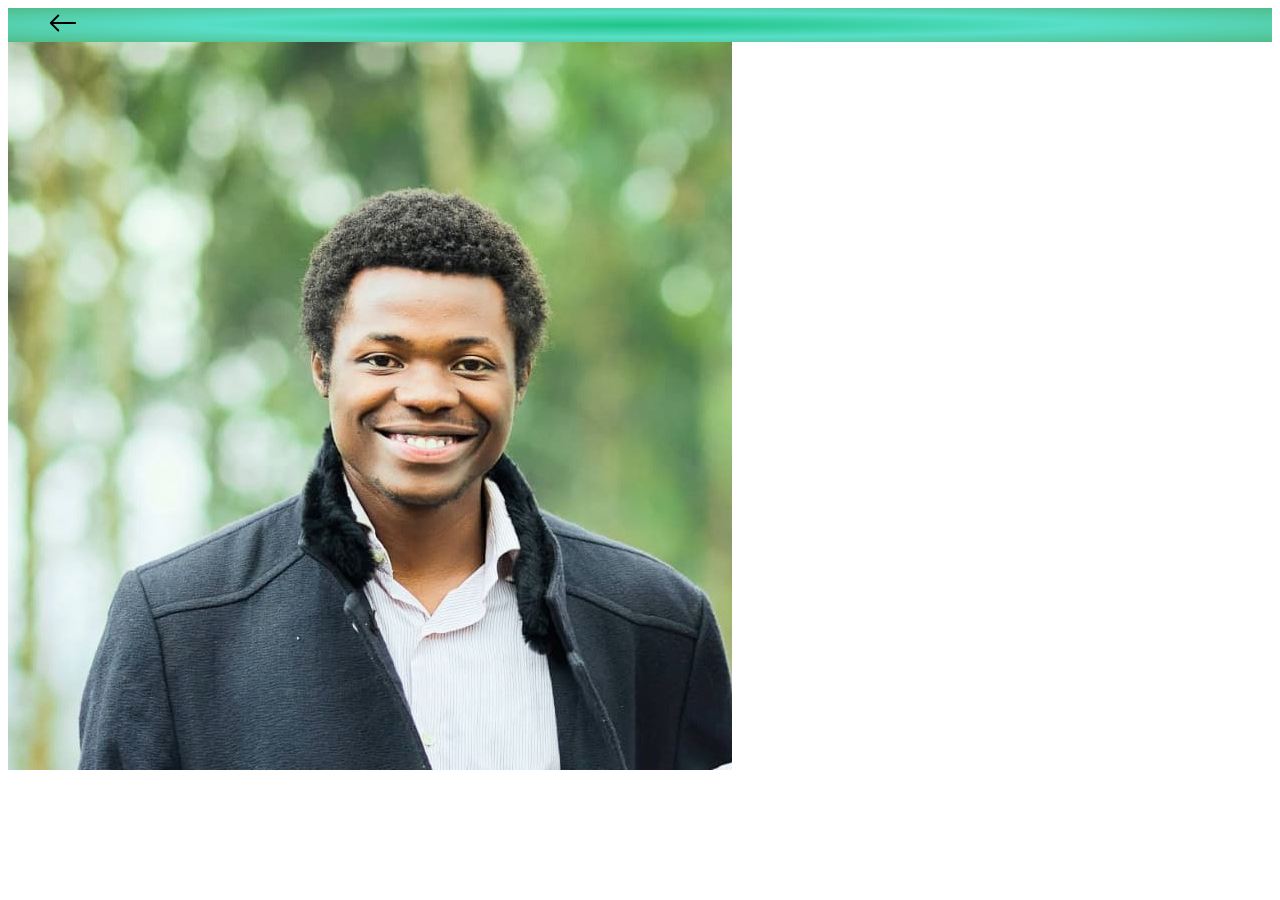
<file: Viewpic.html>
<!DOCTYPE html>
<html lang="en">
<head>
  <meta charset="UTF-8">
  <meta name="viewport" content="width=device-width, initial-scale=1.0">
  <title>Document</title>
  <script src="./Assets/js/preference.js"></script>
  <!-- Google tag (gtag.js) -->
  <script async src="https://www.googletagmanager.com/gtag/js?id=G-6M1JDYTQ2X"></script>
  <script>
    window.dataLayer = window.dataLayer || [];
    function gtag(){dataLayer.push(arguments);}
    gtag('js', new Date());

    gtag('config', 'G-6M1JDYTQ2X');
  </script>
</head>
<body>
  <div class="MainDiv sticky-top  d-flex"
  style=" width: 100%;
background: radial-gradient(ellipse,rgb(31, 196, 133),#37d8bdd5,#3eb67ee8);        
 ">
     <img class="GoBack" 
     style="margin-left: 40px;"
     src="Assets\img\icons\arrow-left.svg" width="30" alt="">
     
 </div>

  <div 
  style="max-width: 96%; display: flex;"
  class="container justify-content-center">
  <div></div>
  <img 
  
  src='./Assets/img/1729892320275-IMG-20240927-WA0237~2.jpg' alt="">
  </div>
</body>
</html>
</file>
<file: Assets/css/index.css>
body{
    padding: 10px;
}
#activePage{
   background: radial-gradient(circle,rgb(45, 223, 9),rgb(146, 233, 6),rgb(229, 255, 0)) ;
}
i{
    color:rgb(6, 3, 48)
}
.home,.project,.contact{
    /* display: inline-block; */
    font-size: larger;
    background: radial-gradient(circle,rgb(56, 204, 27),rgb(33, 177, 14),rgb(45, 148, 22)) ;
    margin-left: 30px;
    padding: 10px;
    text-align: center;
    
}
.home :hover,.project :hover,.contact :hover{
    
    /* background-color: #a31414; */
    color: rgb(18, 253, 253);
}
.home{
    margin-left: 0px;
}
@media (max-width:520px) {
    .home,.project,.contact{
    margin-left: 5px;
    padding-top: 5px;
    padding-bottom: 5px;
    text-align: center;

}
/* nav ul li a{
    font-size: 13px;
} */
}
@media (max-width:423px) {
    .home,.project,.contact{
    margin-left: 5px;
    padding-top: 3px;
    padding-bottom: 3px;
    text-align: center;

}
i{
    display: none;
}
/* nav ul li a{
    font-size: 11px;
} */
}
/*  */
    .cv ul{list-style: none;}
    .cv ul li{list-style: none; margin-bottom: 15px;}
    .cv i{
        font-size: 20px;
        color: rgb(0, 0, 0);
    }
   /* nav */

.divHeader a{
    text-decoration: none;
    color: rgb(5, 5, 65);
    }

@media (min-width: 740px) {
.divHeader{
    padding: 17px;
    }
}
.Tech li {
    margin-left: 40px;
}
</file>
